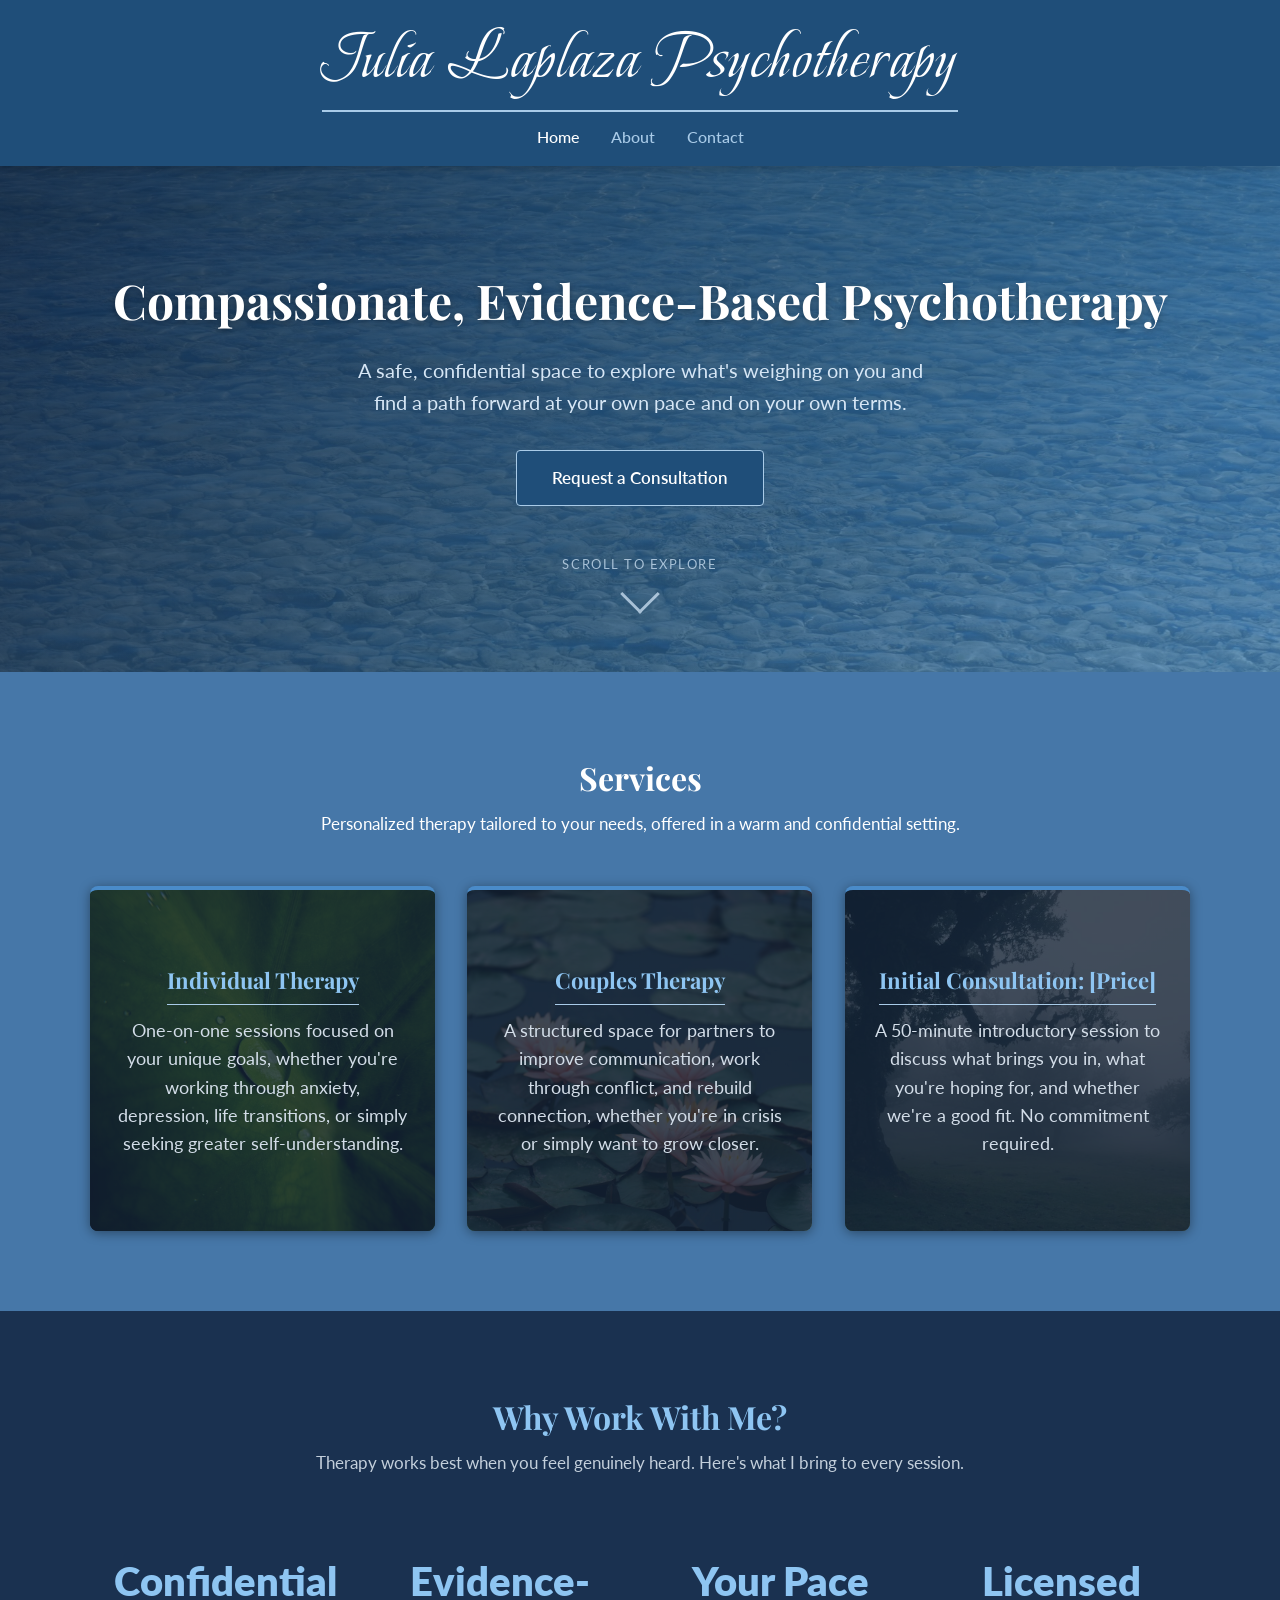
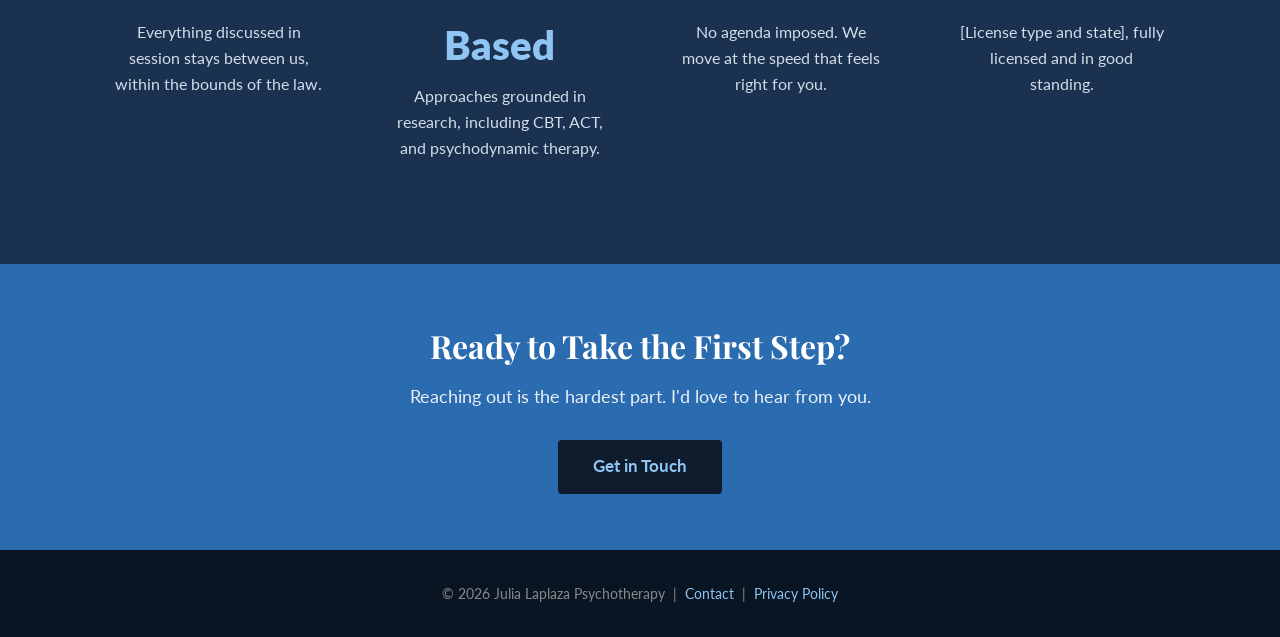
<file: index.html>
<!DOCTYPE html>
<html lang="en">
<head>
  <meta charset="UTF-8" />
  <meta name="viewport" content="width=device-width, initial-scale=1.0" />
  <title>Julia Laplaza Psychotherapy</title>
  <link rel="preconnect" href="https://fonts.googleapis.com" />
  <link rel="preconnect" href="https://fonts.gstatic.com" crossorigin />
  <link href="https://fonts.googleapis.com/css2?family=Playfair+Display:wght@700;800&family=Lato:wght@400;600;700&family=Beau+Rivage&display=swap" rel="stylesheet" />
  <link rel="stylesheet" href="style.css" />
</head>
<body>

  <nav class="nav-home">
    <div class="nav-inner nav-inner-home">
      <a href="index.html" class="logo logo-home">Julia Laplaza Psychotherapy</a>
      <ul>
        <li><a href="index.html" class="active">Home</a></li>
        <li><a href="about.html">About</a></li>
        <li><a href="contact.html">Contact</a></li>
      </ul>
    </div>
  </nav>

  <div class="hero">
    <h1>Compassionate, Evidence-Based Psychotherapy</h1>
    <p>A safe, confidential space to explore what's weighing on you and find a path forward at your own pace and on your own terms.</p>
    <a href="contact.html" class="btn">Request a Consultation</a>
    <div class="scroll-indicator">
      <span>Scroll to explore</span>
      <div class="scroll-arrow"></div>
    </div>
  </div>

  <section class="services-section">
    <div class="container">
      <h2 class="section-title">Services</h2>
      <p class="section-subtitle">Personalized therapy tailored to your needs, offered in a warm and confidential setting.</p>
      <div class="services-grid-3">

        <div class="service-card card-individual">
          <div class="card-body">
            <h3>Individual Therapy</h3>
            <p>One-on-one sessions focused on your unique goals, whether you're working through anxiety, depression, life transitions, or simply seeking greater self-understanding.</p>
          </div>
        </div>

        <div class="service-card card-couples">
          <div class="card-body">
            <h3>Couples Therapy</h3>
            <p>A structured space for partners to improve communication, work through conflict, and rebuild connection, whether you're in crisis or simply want to grow closer.</p>
          </div>
        </div>

        <div class="service-card card-consultation">
          <div class="card-body">
            <h3>Initial Consultation: [Price]</h3>
            <p>A 50-minute introductory session to discuss what brings you in, what you're hoping for, and whether we're a good fit. No commitment required.</p>
          </div>
        </div>

      </div>
    </div>
  </section>

  <section class="why-us">
    <div class="container">
      <h2 class="section-title">Why Work With Me?</h2>
      <p class="section-subtitle">Therapy works best when you feel genuinely heard. Here's what I bring to every session.</p>
      <div class="why-grid">
        <div class="why-item">
          <div class="num">Confidential</div>
          <p>Everything discussed in session stays between us, within the bounds of the law.</p>
        </div>
        <div class="why-item">
          <div class="num">Evidence-Based</div>
          <p>Approaches grounded in research, including CBT, ACT, and psychodynamic therapy.</p>
        </div>
        <div class="why-item">
          <div class="num">Your Pace</div>
          <p>No agenda imposed. We move at the speed that feels right for you.</p>
        </div>
        <div class="why-item">
          <div class="num">Licensed</div>
          <p>[License type and state], fully licensed and in good standing.</p>
        </div>
      </div>
    </div>
  </section>

  <div class="cta-strip">
    <h2>Ready to Take the First Step?</h2>
    <p>Reaching out is the hardest part. I'd love to hear from you.</p>
    <a href="contact.html" class="btn-white">Get in Touch</a>
  </div>

  <footer>
    <p>&copy; 2026 Julia Laplaza Psychotherapy &nbsp;|&nbsp; <a href="contact.html">Contact</a> &nbsp;|&nbsp; <a href="privacy.html">Privacy Policy</a></p>
  </footer>

</body>
</html>
</file>
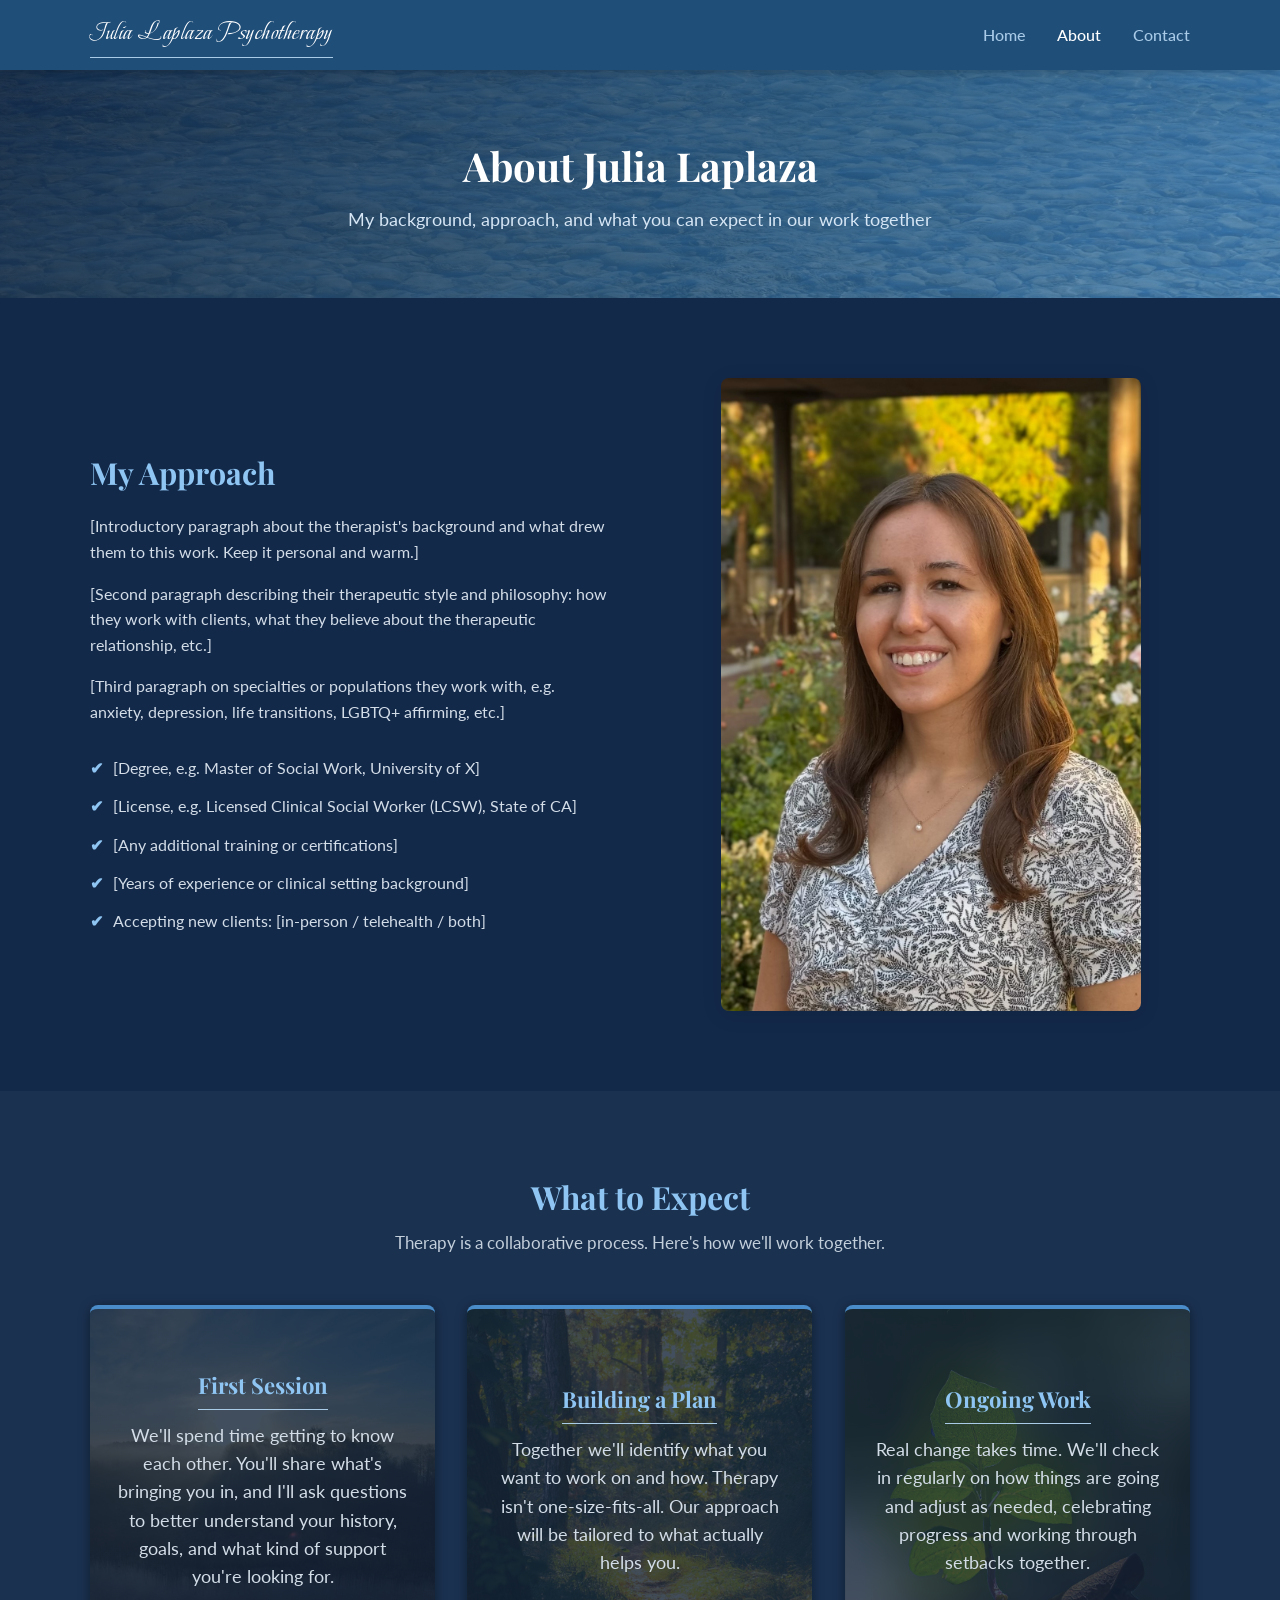
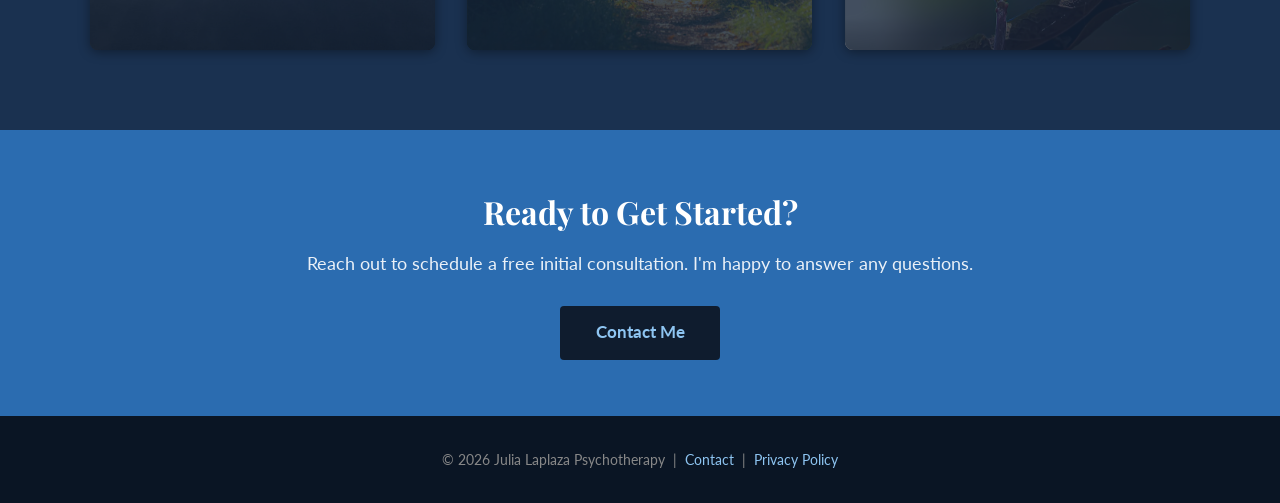
<file: about.html>
<!DOCTYPE html>
<html lang="en">
<head>
  <meta charset="UTF-8" />
  <meta name="viewport" content="width=device-width, initial-scale=1.0" />
  <title>About | Julia Laplaza Psychotherapy</title>
  <link rel="preconnect" href="https://fonts.googleapis.com" />
  <link rel="preconnect" href="https://fonts.gstatic.com" crossorigin />
  <link href="https://fonts.googleapis.com/css2?family=Playfair+Display:wght@700;800&family=Lato:wght@400;600;700&family=Beau+Rivage&display=swap" rel="stylesheet" />
  <link rel="stylesheet" href="style.css" />
</head>
<body>

  <nav>
    <div class="nav-inner">
      <a href="index.html" class="logo">Julia Laplaza Psychotherapy</a>
      <ul>
        <li><a href="index.html">Home</a></li>
        <li><a href="about.html" class="active">About</a></li>
        <li><a href="contact.html">Contact</a></li>
      </ul>
    </div>
  </nav>

  <div class="page-hero">
    <h1>About Julia Laplaza</h1>
    <p>My background, approach, and what you can expect in our work together</p>
  </div>

  <section>
    <div class="container">
      <div class="about-section">

        <div class="about-text">
          <h2>My Approach</h2>
          <p>
            [Introductory paragraph about the therapist's background and what drew them to this work. Keep it personal and warm.]
          </p>
          <p>
            [Second paragraph describing their therapeutic style and philosophy: how they work with clients, what they believe about the therapeutic relationship, etc.]
          </p>
          <p>
            [Third paragraph on specialties or populations they work with, e.g. anxiety, depression, life transitions, LGBTQ+ affirming, etc.]
          </p>

          <ul class="credentials">
            <li>[Degree, e.g. Master of Social Work, University of X]</li>
            <li>[License, e.g. Licensed Clinical Social Worker (LCSW), State of CA]</li>
            <li>[Any additional training or certifications]</li>
            <li>[Years of experience or clinical setting background]</li>
            <li>Accepting new clients: [in-person / telehealth / both]</li>
          </ul>
        </div>

        <div>
          <img
            src="IMG_3710.jpg"
            alt="Julia Laplaza"
          />
        </div>

      </div>
    </div>
  </section>

  <section class="why-us">
    <div class="container">
      <h2 class="section-title">What to Expect</h2>
      <p class="section-subtitle">Therapy is a collaborative process. Here's how we'll work together.</p>
      <div class="services-grid-3">

        <div class="service-card card-first">
          <div class="card-body">
            <h3>First Session</h3>
            <p>We'll spend time getting to know each other. You'll share what's bringing you in, and I'll ask questions to better understand your history, goals, and what kind of support you're looking for.</p>
          </div>
        </div>

        <div class="service-card card-plan">
          <div class="card-body">
            <h3>Building a Plan</h3>
            <p>Together we'll identify what you want to work on and how. Therapy isn't one-size-fits-all. Our approach will be tailored to what actually helps you.</p>
          </div>
        </div>

        <div class="service-card card-ongoing">
          <div class="card-body">
            <h3>Ongoing Work</h3>
            <p>Real change takes time. We'll check in regularly on how things are going and adjust as needed, celebrating progress and working through setbacks together.</p>
          </div>
        </div>

      </div>
    </div>
  </section>

  <div class="cta-strip">
    <h2>Ready to Get Started?</h2>
    <p>Reach out to schedule a free initial consultation. I'm happy to answer any questions.</p>
    <a href="contact.html" class="btn-white">Contact Me</a>
  </div>

  <footer>
    <p>&copy; 2026 Julia Laplaza Psychotherapy &nbsp;|&nbsp; <a href="contact.html">Contact</a> &nbsp;|&nbsp; <a href="privacy.html">Privacy Policy</a></p>
  </footer>

</body>
</html>
</file>
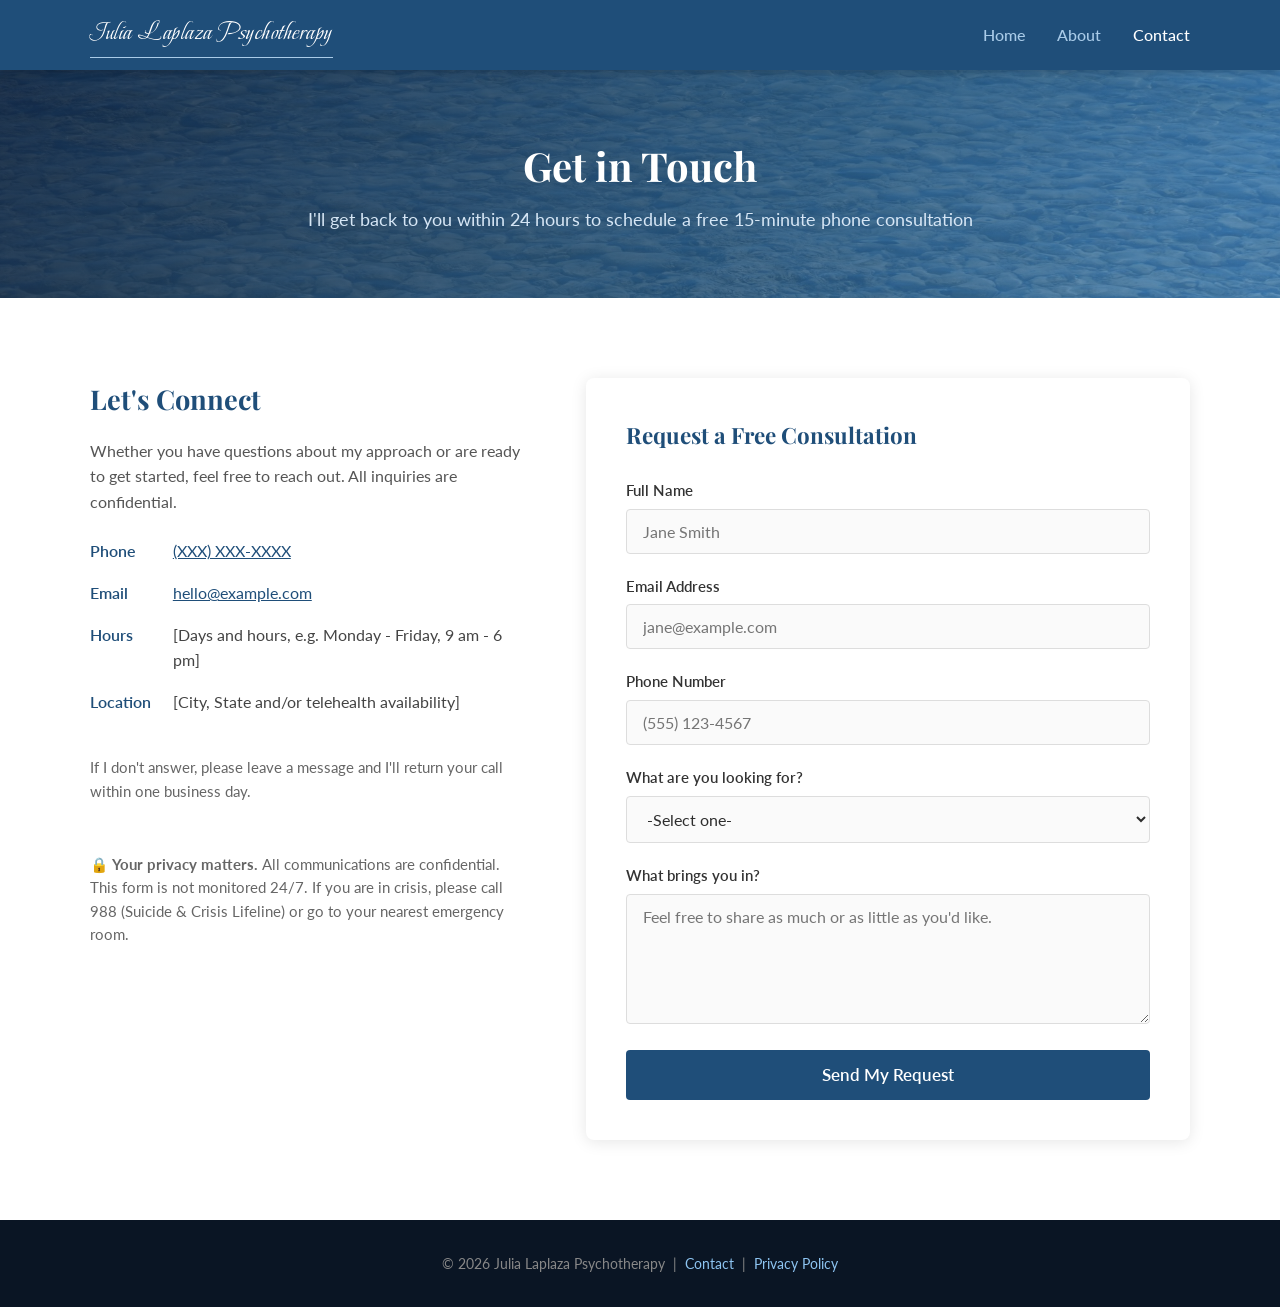
<file: contact.html>
<!DOCTYPE html>
<html lang="en">
<head>
  <meta charset="UTF-8" />
  <meta name="viewport" content="width=device-width, initial-scale=1.0" />
  <title>Contact | Julia Laplaza Psychotherapy</title>
  <link rel="preconnect" href="https://fonts.googleapis.com" />
  <link rel="preconnect" href="https://fonts.gstatic.com" crossorigin />
  <link href="https://fonts.googleapis.com/css2?family=Playfair+Display:wght@700;800&family=Lato:wght@400;600;700&family=Beau+Rivage&display=swap" rel="stylesheet" />
  <link rel="stylesheet" href="style.css" />
</head>
<body class="contact-page">

  <nav>
    <div class="nav-inner">
      <a href="index.html" class="logo">Julia Laplaza Psychotherapy</a>
      <ul>
        <li><a href="index.html">Home</a></li>
        <li><a href="about.html">About</a></li>
        <li><a href="contact.html" class="active">Contact</a></li>
      </ul>
    </div>
  </nav>

  <div class="page-hero">
    <h1>Get in Touch</h1>
    <p>I'll get back to you within 24 hours to schedule a free 15-minute phone consultation</p>
  </div>

  <section>
    <div class="container">
      <div class="contact-grid">

        <div class="contact-info">
          <h2>Let's Connect</h2>
          <p>Whether you have questions about my approach or are ready to get started, feel free to reach out. All inquiries are confidential.</p>

          <div class="contact-detail">
            <span class="label">Phone</span>
            <span><a href="tel:+1XXXXXXXXXX">(XXX) XXX-XXXX</a></span>
          </div>
          <div class="contact-detail">
            <span class="label">Email</span>
            <span><a href="mailto:hello@example.com">hello@example.com</a></span>
          </div>
          <div class="contact-detail">
            <span class="label">Hours</span>
            <span>[Days and hours, e.g. Monday - Friday, 9 am - 6 pm]</span>
          </div>
          <div class="contact-detail">
            <span class="label">Location</span>
            <span>[City, State and/or telehealth availability]</span>
          </div>

          <br />
          <p style="color:#666; font-size:0.92rem;">
            If I don't answer, please leave a message and I'll return your call within one business day.
          </p>
          <br />
          <p style="color:#666; font-size:0.92rem;">
            🔒 <strong>Your privacy matters.</strong> All communications are confidential. This form is not monitored 24/7. If you are in crisis, please call 988 (Suicide & Crisis Lifeline) or go to your nearest emergency room.
          </p>
        </div>

        <div class="contact-form">
          <h3>Request a Free Consultation</h3>
          <form action="https://formspree.io/f/XXXXXXXX" method="POST">

            <div class="form-group">
              <label for="name">Full Name</label>
              <input type="text" id="name" name="name" placeholder="Jane Smith" required />
            </div>

            <div class="form-group">
              <label for="email">Email Address</label>
              <input type="email" id="email" name="email" placeholder="jane@example.com" required />
            </div>

            <div class="form-group">
              <label for="phone">Phone Number</label>
              <input type="tel" id="phone" name="phone" placeholder="(555) 123-4567" />
            </div>

            <div class="form-group">
              <label for="service">What are you looking for?</label>
              <select id="service" name="service">
                <option value="">-Select one-</option>
                <option>Individual therapy</option>
                <option>Couples therapy</option>
                <option>Not sure yet</option>
              </select>
            </div>

            <div class="form-group">
              <label for="message">What brings you in?</label>
              <textarea id="message" name="message" placeholder="Feel free to share as much or as little as you'd like."></textarea>
            </div>

            <button type="submit" class="btn-submit">Send My Request</button>

          </form>
        </div>

      </div>
    </div>
  </section>

  <footer>
    <p>&copy; 2026 Julia Laplaza Psychotherapy &nbsp;|&nbsp; <a href="contact.html">Contact</a> &nbsp;|&nbsp; <a href="privacy.html">Privacy Policy</a></p>
  </footer>

</body>
</html>
</file>
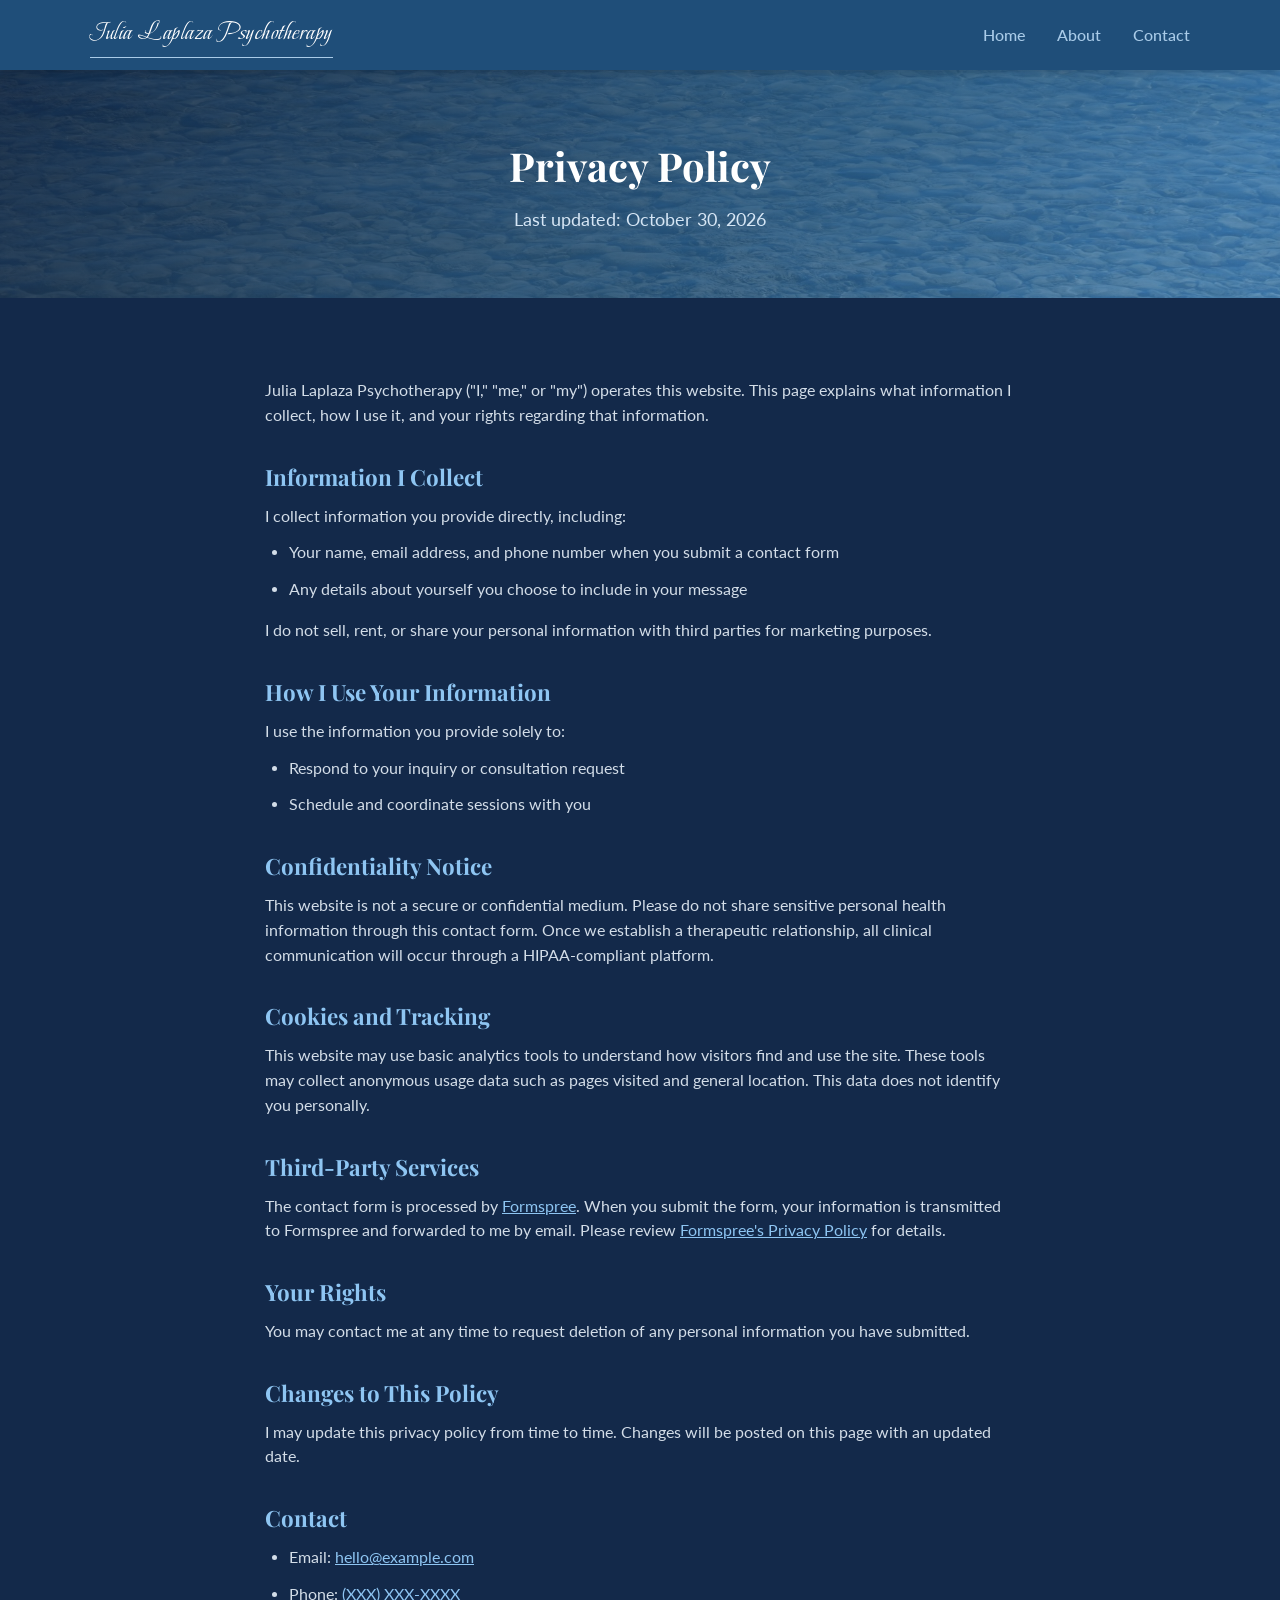
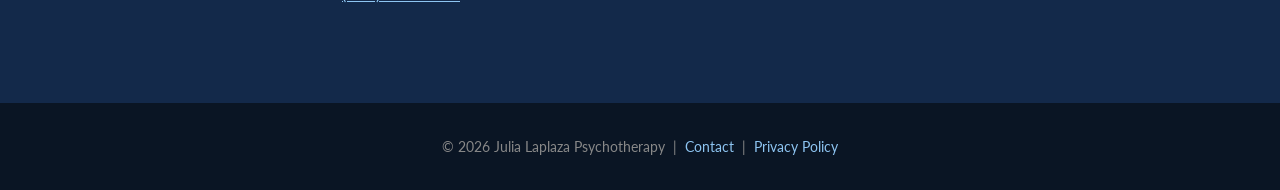
<file: privacy.html>
<!DOCTYPE html>
<html lang="en">
<head>
  <meta charset="UTF-8" />
  <meta name="viewport" content="width=device-width, initial-scale=1.0" />
  <title>Privacy Policy | Julia Laplaza Psychotherapy</title>
  <link rel="preconnect" href="https://fonts.googleapis.com" />
  <link rel="preconnect" href="https://fonts.gstatic.com" crossorigin />
  <link href="https://fonts.googleapis.com/css2?family=Playfair+Display:wght@700;800&family=Lato:wght@400;600;700&family=Beau+Rivage&display=swap" rel="stylesheet" />
  <link rel="stylesheet" href="style.css" />
  <style>
    .privacy-content h2 {
      color: #8ec5f2;
      font-size: 1.4rem;
      margin: 2rem 0 0.5rem;
    }
    .privacy-content p,
    .privacy-content li {
      color: #d3dde8;
      margin-bottom: 0.75rem;
      font-size: 0.97rem;
    }
    .privacy-content ul {
      padding-left: 1.5rem;
      margin-bottom: 1rem;
    }
    .privacy-content a {
      color: #8ec5f2;
    }
  </style>
</head>
<body>

  <nav>
    <div class="nav-inner">
      <a href="index.html" class="logo">Julia Laplaza Psychotherapy</a>
      <ul>
        <li><a href="index.html">Home</a></li>
        <li><a href="about.html">About</a></li>
        <li><a href="contact.html">Contact</a></li>
      </ul>
    </div>
  </nav>

  <div class="page-hero">
    <h1>Privacy Policy</h1>
    <p>Last updated: October 30, 2026</p>
  </div>

  <section>
    <div class="container">
      <div class="privacy-content" style="max-width: 750px; margin: 0 auto;">

        <p>Julia Laplaza Psychotherapy ("I," "me," or "my") operates this website. This page explains what information I collect, how I use it, and your rights regarding that information.</p>

        <h2>Information I Collect</h2>
        <p>I collect information you provide directly, including:</p>
        <ul>
          <li>Your name, email address, and phone number when you submit a contact form</li>
          <li>Any details about yourself you choose to include in your message</li>
        </ul>
        <p>I do not sell, rent, or share your personal information with third parties for marketing purposes.</p>

        <h2>How I Use Your Information</h2>
        <p>I use the information you provide solely to:</p>
        <ul>
          <li>Respond to your inquiry or consultation request</li>
          <li>Schedule and coordinate sessions with you</li>
        </ul>

        <h2>Confidentiality Notice</h2>
        <p>This website is not a secure or confidential medium. Please do not share sensitive personal health information through this contact form. Once we establish a therapeutic relationship, all clinical communication will occur through a HIPAA-compliant platform.</p>

        <h2>Cookies and Tracking</h2>
        <p>This website may use basic analytics tools to understand how visitors find and use the site. These tools may collect anonymous usage data such as pages visited and general location. This data does not identify you personally.</p>

        <h2>Third-Party Services</h2>
        <p>The contact form is processed by <a href="https://formspree.io" target="_blank" rel="noopener">Formspree</a>. When you submit the form, your information is transmitted to Formspree and forwarded to me by email. Please review <a href="https://formspree.io/legal/privacy-policy/" target="_blank" rel="noopener">Formspree's Privacy Policy</a> for details.</p>

        <h2>Your Rights</h2>
        <p>You may contact me at any time to request deletion of any personal information you have submitted.</p>

        <h2>Changes to This Policy</h2>
        <p>I may update this privacy policy from time to time. Changes will be posted on this page with an updated date.</p>

        <h2>Contact</h2>
        <ul>
          <li>Email: <a href="mailto:hello@example.com">hello@example.com</a></li>
          <li>Phone: <a href="tel:+1XXXXXXXXXX">(XXX) XXX-XXXX</a></li>
        </ul>

      </div>
    </div>
  </section>

  <footer>
    <p>&copy; 2026 Julia Laplaza Psychotherapy &nbsp;|&nbsp; <a href="contact.html">Contact</a> &nbsp;|&nbsp; <a href="privacy.html">Privacy Policy</a></p>
  </footer>

</body>
</html>
</file>
<file: style.css>
* {
  margin: 0;
  padding: 0;
  box-sizing: border-box;
}

body {
  font-family: 'Lato', sans-serif;
  color: #eef4fa;
  background: #13294a;
  line-height: 1.6;
}

h1, h2, h3 {
  font-family: 'Playfair Display', serif;
  font-weight: 700;
}

/* Navigation */
nav {
  background: #1f4e79;
  padding: 0 2rem;
  position: sticky;
  top: 0;
  z-index: 100;
  box-shadow: 0 2px 8px rgba(0,0,0,0.2);
}

nav .nav-inner {
  max-width: 1100px;
  margin: 0 auto;
  display: flex;
  align-items: center;
  justify-content: space-between;
  height: 70px;
}

nav .logo {
  color: #fff;
  font-size: 1.6rem;
  font-weight: 400;
  font-family: 'Beau Rivage', cursive;
  text-decoration: none;
  letter-spacing: 0.5px;
  display: flex;
  align-items: center;
  padding-bottom: 0.15em;
  border-bottom: 1.5px solid #a9cbe8;
}

nav .logo img {
  height: 1em;
  width: auto;
  margin-left: 8px;
  background: #fff;
  border-radius: 50%;
  padding: 2px;
  border: 1px solid #333;
}

nav .logo-home img {
  height: 1.1em;
  padding: 4px;
  border-width: 1.5px;
  vertical-align: text-top;
}

nav ul {
  list-style: none;
  display: flex;
  gap: 2rem;
}

nav ul a {
  color: #a9cbe8;
  text-decoration: none;
  font-size: 1rem;
  font-weight: 500;
  transition: color 0.2s;
}

nav ul a:hover,
nav ul a.active {
  color: #fff;
}

/* Homepage-only nav: centered, taller, larger logo */
nav.nav-home {
  padding: 0 2rem;
}

nav.nav-home .nav-inner-home {
  flex-direction: column;
  justify-content: center;
  align-items: center;
  height: auto;
  padding: 1.2rem 0 1rem;
  gap: 0.75rem;
}

nav.nav-home .logo-home {
  font-size: clamp(2.2rem, 8vw, 4.2rem);
  letter-spacing: 2px;
  font-family: 'Beau Rivage', cursive;
  justify-content: center;
  text-align: center;
  line-height: 1.2;
  padding-bottom: 0.15em;
  border-bottom: 2px solid #a9cbe8;
}

/* Hero */
.hero {
  background:
  linear-gradient(135deg, rgba(15, 34, 62, 0.85) 0%, rgba(31, 78, 121, 0.78) 60%, rgba(59, 124, 184, 0.70) 100%),
  url('hero-stones.jpg');
  background-size: cover;
  background-position: center;
  color: #fff;
  text-align: center;
  padding: 6rem 2rem 4rem;
  position: relative;
}

/* Scroll indicator */
.scroll-indicator {
  display: flex;
  flex-direction: column;
  align-items: center;
  gap: 0.3rem;
  margin-top: 3rem;
  opacity: 0.75;
}

.scroll-indicator span {
  font-size: 0.8rem;
  letter-spacing: 0.12em;
  text-transform: uppercase;
  color: #cfe3f5;
}

.scroll-arrow {
  width: 28px;
  height: 28px;
  border-right: 3px solid #cfe3f5;
  border-bottom: 3px solid #cfe3f5;
  transform: rotate(45deg);
  animation: bounce-down 1.4s ease-in-out infinite;
}

@keyframes bounce-down {
  0%, 100% { transform: rotate(45deg) translateY(0); opacity: 0.75; }
  50%       { transform: rotate(45deg) translateY(8px); opacity: 1; }
}

.hero h1 {
  font-size: 3rem;
  margin-bottom: 1rem;
  text-shadow: 0 2px 6px rgba(0,0,0,0.3);
}

.hero p {
  font-size: 1.25rem;
  max-width: 600px;
  margin: 0 auto 2rem;
  color: #d6e6f5;
}

.btn {
  display: inline-block;
  background: #1f4e79;
  color: #fff;
  border: 1.5px solid #a9cbe8;
  padding: 0.85rem 2.2rem;
  border-radius: 4px;
  text-decoration: none;
  font-weight: 600;
  font-size: 1.05rem;
  transition: background 0.2s, transform 0.1s;
}

.btn:hover {
  background: #2a5f91;
  transform: translateY(-1px);
}

/* Warning badge */
.warning-strip {
  background: #1b3a5c;
  border-left: 5px solid #4a8bc9;
  padding: 1rem 2rem;
  text-align: center;
  font-size: 0.95rem;
  color: #9cc7ef;
}

/* Sections */
section {
  padding: 5rem 2rem;
}

.container {
  max-width: 1100px;
  margin: 0 auto;
}

.section-title {
  text-align: center;
  font-size: 2rem;
  color: #8ec5f2;
  margin-bottom: 0.5rem;
}

.section-subtitle {
  text-align: center;
  color: #c3cfdb;
  margin-bottom: 3rem;
  font-size: 1.05rem;
}

/* Homepage services section: mid-tone blue so the dark cards stand out */
.services-section {
  background: #4677a8;
}

.services-section .section-title {
  color: #fff;
}

.services-section .section-subtitle {
  color: #fff;
}

/* Services grid */
.services-grid {
  display: grid;
  grid-template-columns: repeat(auto-fit, minmax(280px, 1fr));
  gap: 2rem;
  margin-top: 1rem;
}

/* Homepage services — always 3 columns */
.services-grid-3 {
  display: grid;
  grid-template-columns: repeat(3, minmax(0, 1fr));
  gap: 2rem;
  margin-top: 1rem;
}

.service-card {
  background: #142338;
  border-radius: 8px;
  overflow: hidden;
  box-shadow: 0 2px 12px rgba(0,0,0,0.4);
  border-top: 4px solid #4a8bc9;
}

.service-card img {
  width: 100%;
  height: 180px;
  object-fit: cover;
  display: block;
}

.service-card .card-body {
  padding: 1.5rem;
}

/* Service card background photos, darkened so text stays readable */
.service-card.card-individual,
.service-card.card-couples,
.service-card.card-consultation,
.service-card.card-first,
.service-card.card-plan,
.service-card.card-ongoing {
  background-size: cover;
  background-position: center;
}

.service-card.card-individual {
  background-image: linear-gradient(rgba(20, 35, 56, 0.80), rgba(20, 35, 56, 0.80)), url('card-leaf.jpg');
}

.service-card.card-couples {
  background-image: linear-gradient(rgba(20, 35, 56, 0.80), rgba(20, 35, 56, 0.80)), url('card-lilies.jpg');
}

.service-card.card-consultation {
  background-image: linear-gradient(rgba(20, 35, 56, 0.80), rgba(20, 35, 56, 0.80)), url('card-forest.jpg');
}

.service-card.card-first {
  background-image: linear-gradient(rgba(20, 35, 56, 0.80), rgba(20, 35, 56, 0.80)), url('card-sunrise.jpg');
}

.service-card.card-plan {
  background-image: linear-gradient(rgba(20, 35, 56, 0.80), rgba(20, 35, 56, 0.80)), url('card-path.jpg');
}

.service-card.card-ongoing {
  background-image: linear-gradient(rgba(20, 35, 56, 0.80), rgba(20, 35, 56, 0.80)), url('card-sprout.jpg');
}

/* Square cards with text centered; they grow taller only if the text needs the room */
.services-grid-3 .service-card {
  aspect-ratio: 1 / 1;
  min-width: 0;
  overflow: visible;
  display: flex;
  flex-direction: column;
  justify-content: center;
  container-type: inline-size;
}

/* Text sizes scale with the card's width (cqi), so every square stays evenly filled */
.services-grid-3 .service-card .card-body {
  padding: 8cqi;
}

.services-grid-3 .service-card h3 {
  font-size: 6.4cqi;
}

.services-grid-3 .service-card p {
  text-align: center;
  font-size: 5.1cqi;
  line-height: 1.6;
}

@media (max-width: 900px) {
  .services-grid-3 {
    grid-template-columns: 1fr;
  }

  /* Keep single-column squares phone-sized so they don't get huge on tablets */
  .services-grid-3 .service-card {
    width: 100%;
    max-width: 340px;
    margin: 0 auto;
  }
}

.service-card h3 {
  color: #8ec5f2;
  margin-bottom: 0.75rem;
  font-size: 1.2rem;
}

.service-card p {
  color: #d3dde8;
  font-size: 0.97rem;
}

/* Card headings: centered and underlined to match the site title */
.services-grid-3 .service-card h3 {
  display: block;
  width: fit-content;
  margin-left: auto;
  margin-right: auto;
  text-align: center;
  padding-bottom: 0.25em;
  border-bottom: 1.5px solid #a9cbe8;
}

/* Why us */
.why-us {
  background: #1a3150;
}

.why-grid {
  display: grid;
  grid-template-columns: repeat(auto-fit, minmax(220px, 1fr));
  gap: 1.5rem;
}

.why-item {
  text-align: center;
  padding: 1.5rem;
}

.why-item .num {
  font-size: 2.5rem;
  font-weight: 800;
  color: #8ec5f2;
}

.why-item p {
  color: #d3dde8;
  margin-top: 0.4rem;
}

/* CTA strip */
.cta-strip {
  background: #2b6cb0;
  color: #fff;
  text-align: center;
  padding: 3.5rem 2rem;
}

.cta-strip h2 {
  font-size: 2rem;
  margin-bottom: 0.75rem;
}

.cta-strip p {
  margin-bottom: 1.75rem;
  font-size: 1.1rem;
  opacity: 0.9;
}

.btn-white {
  display: inline-block;
  background: #0f1c2e;
  color: #8ec5f2;
  padding: 0.85rem 2.2rem;
  border-radius: 4px;
  text-decoration: none;
  font-weight: 700;
  font-size: 1.05rem;
  transition: background 0.2s;
}

.btn-white:hover {
  background: #172840;
}

/* About page */
.about-section {
  display: grid;
  grid-template-columns: 1fr 1fr;
  gap: 4rem;
  align-items: center;
}

.about-section img {
  display: block;
  width: 100%;
  max-width: 420px;
  margin: 0 auto;
  border-radius: 8px;
  box-shadow: 0 4px 20px rgba(0,0,0,0.12);
}

.about-text h2 {
  color: #8ec5f2;
  font-size: 1.9rem;
  margin-bottom: 1rem;
}

.about-text p {
  color: #d3dde8;
  margin-bottom: 1rem;
}

.credentials {
  list-style: none;
  margin-top: 1.5rem;
}

.credentials li {
  padding: 0.4rem 0;
  color: #d3dde8;
  display: flex;
  align-items: center;
  gap: 0.6rem;
}

.credentials li::before {
  content: "✔";
  color: #8ec5f2;
  font-weight: 700;
}

/* Contact page */
.contact-grid {
  display: grid;
  grid-template-columns: 1fr 1.4fr;
  gap: 4rem;
  align-items: start;
}

.contact-info h2 {
  color: #8ec5f2;
  font-size: 1.7rem;
  margin-bottom: 1rem;
}

.contact-info p {
  color: #d3dde8;
  margin-bottom: 1.5rem;
}

.contact-detail {
  display: flex;
  align-items: flex-start;
  gap: 0.8rem;
  margin-bottom: 1rem;
  color: #d3dde8;
}

.contact-detail .label {
  font-weight: 600;
  color: #8ec5f2;
  min-width: 70px;
}

/* Contact form */
.contact-form {
  background: #142338;
  border-radius: 8px;
  padding: 2.5rem;
  box-shadow: 0 2px 16px rgba(0,0,0,0.4);
}

.contact-form h3 {
  color: #8ec5f2;
  font-size: 1.4rem;
  margin-bottom: 1.5rem;
}

.form-group {
  margin-bottom: 1.25rem;
}

.form-group label {
  display: block;
  font-weight: 600;
  margin-bottom: 0.4rem;
  color: #eef4fa;
  font-size: 0.95rem;
}

.form-group input,
.form-group select,
.form-group textarea {
  width: 100%;
  padding: 0.75rem 1rem;
  border: 1.5px solid #2a4060;
  border-radius: 4px;
  font-size: 1rem;
  font-family: inherit;
  transition: border-color 0.2s;
  background: #0e1a2b;
  color: #eef4fa;
}

.form-group input:focus,
.form-group select:focus,
.form-group textarea:focus {
  outline: none;
  border-color: #4a8bc9;
  background: #152438;
}

.form-group textarea {
  height: 130px;
  resize: vertical;
}

.btn-submit {
  width: 100%;
  background: #1f4e79;
  color: #fff;
  border: none;
  padding: 0.9rem;
  border-radius: 4px;
  font-size: 1.05rem;
  font-weight: 600;
  cursor: pointer;
  transition: background 0.2s;
  font-family: inherit;
}

.btn-submit:hover {
  background: #12233b;
}

/* Page hero (inner pages) */
.page-hero {
  background:
    linear-gradient(135deg, rgba(15, 34, 62, 0.85) 0%, rgba(31, 78, 121, 0.78) 60%, rgba(59, 124, 184, 0.70) 100%),
    url('hero-stones.jpg');
  background-size: cover;
  background-position: center;
  color: #fff;
  text-align: center;
  padding: 4rem 2rem;
}

.page-hero h1 {
  font-size: 2.5rem;
  margin-bottom: 0.5rem;
}

.page-hero p {
  color: #d6e6f5;
  font-size: 1.1rem;
}

/* Footer */
footer {
  background: #0a1524;
  color: #888;
  text-align: center;
  padding: 2rem;
  font-size: 0.9rem;
}

footer a {
  color: #8ec5f2;
  text-decoration: none;
}

/* Responsive */
@media (max-width: 768px) {
  .hero h1 { font-size: 2.1rem; }
  .about-section,
  .contact-grid { grid-template-columns: 1fr; }

  /* Nav: stack logo above links, all within the green bar */
  nav .nav-inner {
    flex-direction: column;
    height: auto;
    padding: 0.75rem 1rem 1rem;
    gap: 0.5rem;
    align-items: center;
  }

  nav .logo {
    font-size: 1.1rem;
    justify-content: center;
    text-align: center;
  }

  nav .logo img {
    margin-right: 6px;
  }

  nav ul {
    gap: 1.8rem;
    justify-content: center;
  }

  nav ul a {
    font-size: 0.95rem;
  }
}

/* Contact page — light background */
body.contact-page {
  background: #fff;
  color: #2d2d2d;
}

body.contact-page .contact-info h2 { color: #1f4e79; }
body.contact-page .contact-info p { color: #555; }
body.contact-page .contact-detail { color: #444; }
body.contact-page .contact-detail .label { color: #1f4e79; }
body.contact-page .contact-detail a { color: #1f4e79; }

body.contact-page .contact-form {
  background: #fff;
  box-shadow: 0 2px 16px rgba(0,0,0,0.1);
}
body.contact-page .contact-form h3 { color: #1f4e79; }
body.contact-page .form-group label { color: #333; }
body.contact-page .form-group input,
body.contact-page .form-group select,
body.contact-page .form-group textarea {
  background: #fafafa;
  border-color: #ddd;
  color: #2d2d2d;
}
body.contact-page .form-group input:focus,
body.contact-page .form-group select:focus,
body.contact-page .form-group textarea:focus {
  border-color: #3b7cb8;
  background: #fff;
}
body.contact-page .btn-submit { background: #1f4e79; }
body.contact-page .btn-submit:hover { background: #163a5c; }
</file>
